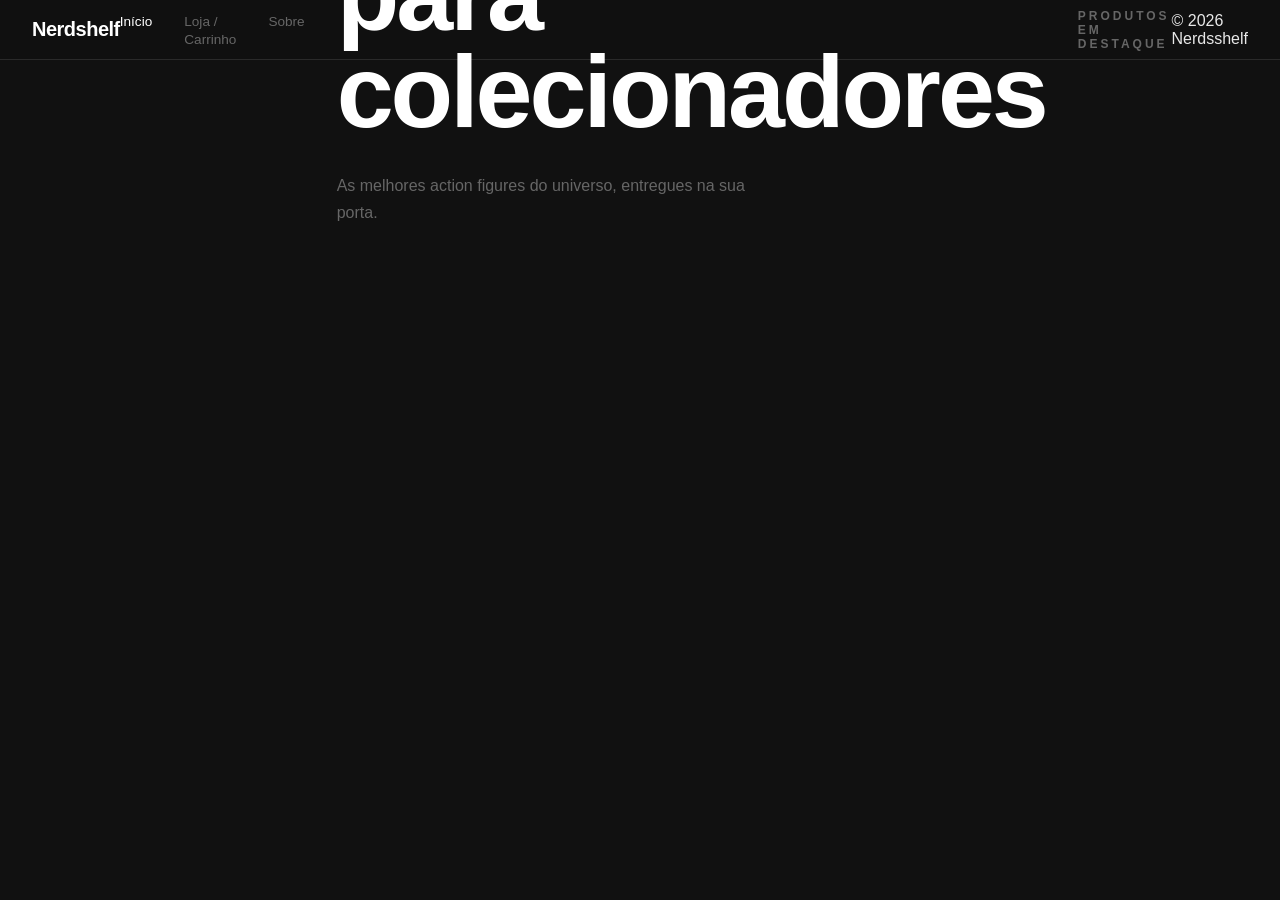
<file: index.html>
<!DOCTYPE html>
<html lang="en">
<head>
    <meta charset="UTF-8">
    <meta name="viewport" content="width=device-width, initial-scale=1.0">
    <title>CP2-WebDev</title>
    <!--css-->
    <link rel="stylesheet"href="./src/css/estilo.css"/pages/loja.html>
</head>
<body>
    <!--MENU-->
    <nav>
        <a href="index.html" class="nav-logo">Nerdshelf</a>
        <ul class="nav-links">
            <li><a href="index.html" class="ativo">Início</a></li>
            <li><a href="pages/loja.html">Loja / Carrinho</a></li>
            <li><a href="pages/sobre.html">Sobre</a></li>
        </ul>
    <!--CABEÇALHO-->
        <header class="hero">
            <h1>Figures<span>Épicas</span><br>para colecionadores</h1>
            <p>As melhores action figures do universo, entregues na sua porta.</p>
        </header>
    <!-- ÁREA DOS PRODUTOS -->
        <main class="secao-produtos">
            <h2 class="secao-titulo">Produtos em Destaque</h2>
    <!--js completa-->        
        <div class="grid-produtos" id="grid-produtos"></div>
        </main>
        <footer>
        <p>&copy; 2026 <span>Nerdsshelf</span></p>
        </footer>
    </nav>









    
    <!--js-->
    <script src="src/js/script.js"></script>
</body>
</html>
</file>
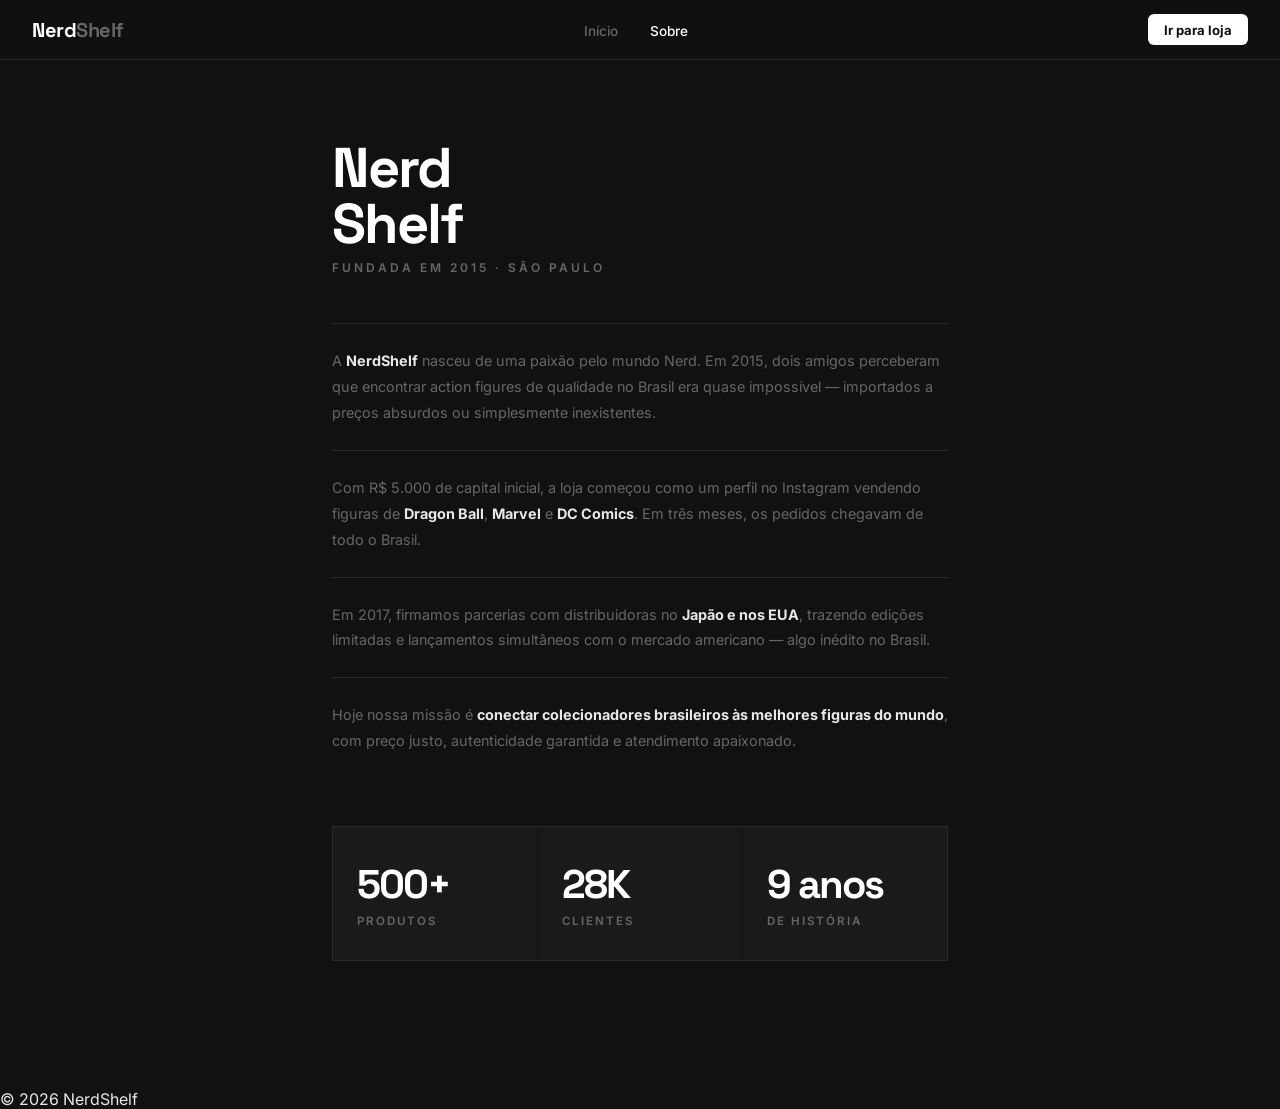
<file: pages/sobre.html>
<!DOCTYPE html>
<html lang="pt-BR">
<head>
  <meta charset="UTF-8"/>
  <meta name="viewport" content="width=device-width, initial-scale=1.0"/>
  <title>NerdShelf — Sobre</title>
  <link href="https://fonts.googleapis.com/css2?family=Inter:wght@400;500;600;700;900&family=Space+Grotesk:wght@400;500;700&display=swap" rel="stylesheet"/>
  <link rel="stylesheet" href="../src/css/estilo.css"/>
</head>
<body>

  <nav>
    <a href="loja.html" class="nav-logo">Nerd<span>Shelf</span></a>
    <ul class="nav-links">
      <li><a href="loja.html">Início</a></li>
      <li><a href="sobre.html" class="ativo">Sobre</a></li>
    </ul>
    <button class="nav-cart" onclick="window.location.href='loja.html'">
      Ir para loja
    </button>
  </nav>

  <div class="sobre">
    <h2>Nerd<br>Shelf</h2>
    <span class="sobre-sub">Fundada em 2015 · São Paulo</span>

    <div class="sobre-bloco">
      <p>A <strong>NerdShelf</strong> nasceu de uma paixão pelo mundo Nerd. Em 2015, dois amigos perceberam que encontrar action figures de qualidade no Brasil era quase impossível — importados a preços absurdos ou simplesmente inexistentes.</p>
    </div>
    <div class="sobre-bloco">
      <p>Com R$ 5.000 de capital inicial, a loja começou como um perfil no Instagram vendendo figuras de <strong>Dragon Ball</strong>, <strong>Marvel</strong> e <strong>DC Comics</strong>. Em três meses, os pedidos chegavam de todo o Brasil.</p>
    </div>
    <div class="sobre-bloco">
      <p>Em 2017, firmamos parcerias com distribuidoras no <strong>Japão e nos EUA</strong>, trazendo edições limitadas e lançamentos simultâneos com o mercado americano — algo inédito no Brasil.</p>
    </div>
    <div class="sobre-bloco">
      <p>Hoje nossa missão é <strong>conectar colecionadores brasileiros às melhores figuras do mundo</strong>, com preço justo, autenticidade garantida e atendimento apaixonado.</p>
    </div>

    <div class="sobre-nums">
      <div class="num-card"><span class="n">500+</span><span class="nl">Produtos</span></div>
      <div class="num-card"><span class="n">28K</span><span class="nl">Clientes</span></div>
      <div class="num-card"><span class="n">9 anos</span><span class="nl">de história</span></div>
    </div>
  </div>

  <style>
    .sobre { max-width:680px; margin:0 auto; padding:5rem 2rem; }
    .sobre h2 { font-family:'Space Grotesk',sans-serif; font-size:clamp(2rem,5vw,3.5rem); font-weight:700; letter-spacing:-2px; color:var(--branco); margin-bottom:0.5rem; line-height:1; }
    .sobre-sub { font-size:0.75rem; color:var(--suave); text-transform:uppercase; letter-spacing:3px; font-weight:600; margin-bottom:3rem; display:block; }
    .sobre-bloco { border-top:1px solid var(--border); padding:1.5rem 0; font-size:0.9rem; color:var(--suave); line-height:1.8; }
    .sobre-bloco strong { color: var(--texto); }
    .sobre-nums { display:grid; grid-template-columns:repeat(3,1fr); gap:1px; border:1px solid var(--border); margin:3rem 0; }
    .num-card { padding:2rem 1.5rem; background:var(--card); }
    .num-card .n { font-family:'Space Grotesk',sans-serif; font-size:2.5rem; font-weight:700; color:var(--branco); display:block; letter-spacing:-2px; }
    .num-card .nl { font-size:0.72rem; color:var(--suave); text-transform:uppercase; letter-spacing:2px; font-weight:600; margin-top:0.25rem; display:block; }
  </style>

  <footer>&copy; 2026 NerdShelf</footer>
</body>
</html>
</file>
<file: src/css/estilo.css>
/* ── VARIÁVEIS ── */
:root {
  --bg:        #111;
  --bg2:       #161616;
  --card:      #1a1a1a;
  --border:    #2a2a2a;
  --border2:   #333;
  --texto:     #e8e8e8;
  --suave:     #666;
  --suave2:    #444;
  --branco:    #fff;
  --acento:    #f0f0f0;
  --destaque:  #e5e5e5;
}

*,*::before,*::after{margin:0;padding:0;box-sizing:border-box;}
html{scroll-behavior:smooth;}
body{font-family:'Inter',sans-serif;background:var(--bg);color:var(--texto);min-height:100vh;-webkit-font-smoothing:antialiased;
}

/* NAV */
nav{height:60px;border-bottom:1px solid var(--border);display:flex;align-items:center;justify-content:space-between;padding:0 2rem;position:sticky;top:0;z-index:200;background:rgba(17,17,17,0.96);backdrop-filter:blur(12px);}
.nav-logo{font-family:'Space Grotesk',sans-serif;font-size:1.25rem;font-weight:700;text-decoration:none;color:var(--branco);letter-spacing:-0.5px;}
.nav-logo span{color:var(--suave);}
.nav-links{list-style:none;display:flex;gap:2rem;}
.nav-links a{color:var(--suave);text-decoration:none;font-size:0.85rem;font-weight:500;transition:color 0.15s;}
.nav-links a:hover,.nav-links a.ativo{color:var(--branco);}
.nav-cart{background:var(--branco);color:#111;border:none;padding:0.45rem 1rem;border-radius:6px;font-family:'Inter',sans-serif;font-weight:700;font-size:0.82rem;cursor:pointer;display:flex;align-items:center;gap:0.5rem;transition:opacity 0.2s;}
.nav-cart:hover{opacity:0.85;}
.cart-badge{background:#111;color:#fff;border-radius:4px;width:18px;height:18px;display:flex;align-items:center;justify-content:center;font-size:0.7rem;font-weight:900;}

/* HERO */
.hero{padding:6rem 2rem 5rem;max-width:1100px;margin:0 auto;}
.hero-eyebrow{font-size:0.75rem;font-weight:600;text-transform:uppercase;letter-spacing:3px;color:var(--suave);margin-bottom:1.5rem;}
.hero h1{font-family:'Space Grotesk',sans-serif;font-size:clamp(3rem,8vw,6.5rem);font-weight:700;line-height:0.95;letter-spacing:-3px;color:var(--branco);margin-bottom:2rem;}
.hero h1 em{font-style:normal;color:var(--suave);}
.hero p{font-size:1rem;color:var(--suave);max-width:420px;line-height:1.7;}
.hero-divider{width:100%;height:1px;background:var(--border);margin:4rem 0 0;}

/* SEÇÃO */
.secao{max-width:1100px;margin:0 auto;padding:3rem 2rem 5rem;}
.secao-header{display:flex;align-items:baseline;justify-content:space-between;margin-bottom:2rem;padding-bottom:1rem;border-bottom:1px solid var(--border);}
.secao-titulo{font-family:'Space Grotesk',sans-serif;font-size:0.75rem;font-weight:700;text-transform:uppercase;letter-spacing:3px;color:var(--suave);}
.secao-count{font-size:0.75rem;color:var(--suave2);}

/* FILTROS */
.filtros{display:flex;gap:0.4rem;margin-bottom:2.5rem;flex-wrap:wrap;}
.filtro-btn{background:transparent;border:1px solid var(--border2);color:var(--suave);padding:0.3rem 0.9rem;border-radius:3px;font-family:'Inter',sans-serif;font-weight:500;font-size:0.78rem;cursor:pointer;transition:all 0.15s;}
.filtro-btn.ativo,.filtro-btn:hover{border-color:var(--branco);color:var(--branco);}

/* GRID */
.grid{display:grid;grid-template-columns:repeat(auto-fill,minmax(200px,1fr));gap:1px;border:1px solid var(--border);}

/* CARD */
.card{background:var(--card);display:flex;flex-direction:column;transition:background 0.2s;animation:fadeUp 0.4s ease both;}
.card:hover{background:#1f1f1f;}
@keyframes fadeUp{from{opacity:0;transform:translateY(16px)}to{opacity:1;transform:translateY(0)}}
.card-img{width:100%;aspect-ratio:1;overflow:hidden;background:#1f1f1f;}
.card-img img{width:100%;height:100%;object-fit:cover;transition:transform 0.5s;filter:grayscale(20%);}
.card:hover .card-img img{transform:scale(1.06);filter:grayscale(0%);}
.card-body{padding:1.25rem;display:flex;flex-direction:column;flex:1;gap:0.5rem;}
.card-badge{font-size:0.68rem;font-weight:600;text-transform:uppercase;letter-spacing:2px;color:var(--suave);}
.card-nome{font-family:'Space Grotesk',sans-serif;font-size:1rem;font-weight:700;color:var(--branco);line-height:1.2;letter-spacing:-0.3px;}
.card-desc{font-size:0.8rem;color:var(--suave);line-height:1.6;flex:1;}
.card-footer{display:flex;align-items:center;justify-content:space-between;margin-top:0.75rem;padding-top:0.75rem;border-top:1px solid var(--border);}
.card-preco{font-family:'Space Grotesk',sans-serif;font-size:1rem;font-weight:700;color:var(--branco);}
.card-btn{background:transparent;border:1px solid var(--border2);color:var(--suave);padding:0.4rem 0.75rem;font-family:'Inter',sans-serif;font-weight:600;font-size:0.75rem;cursor:pointer;border-radius:3px;transition:all 0.15s;white-space:nowrap;}
.card-btn:hover{border-color:var(--branco);color:var(--branco);}
.card-btn.adicionado{border-color:#4ade80;color:#4ade80;}
</file>
